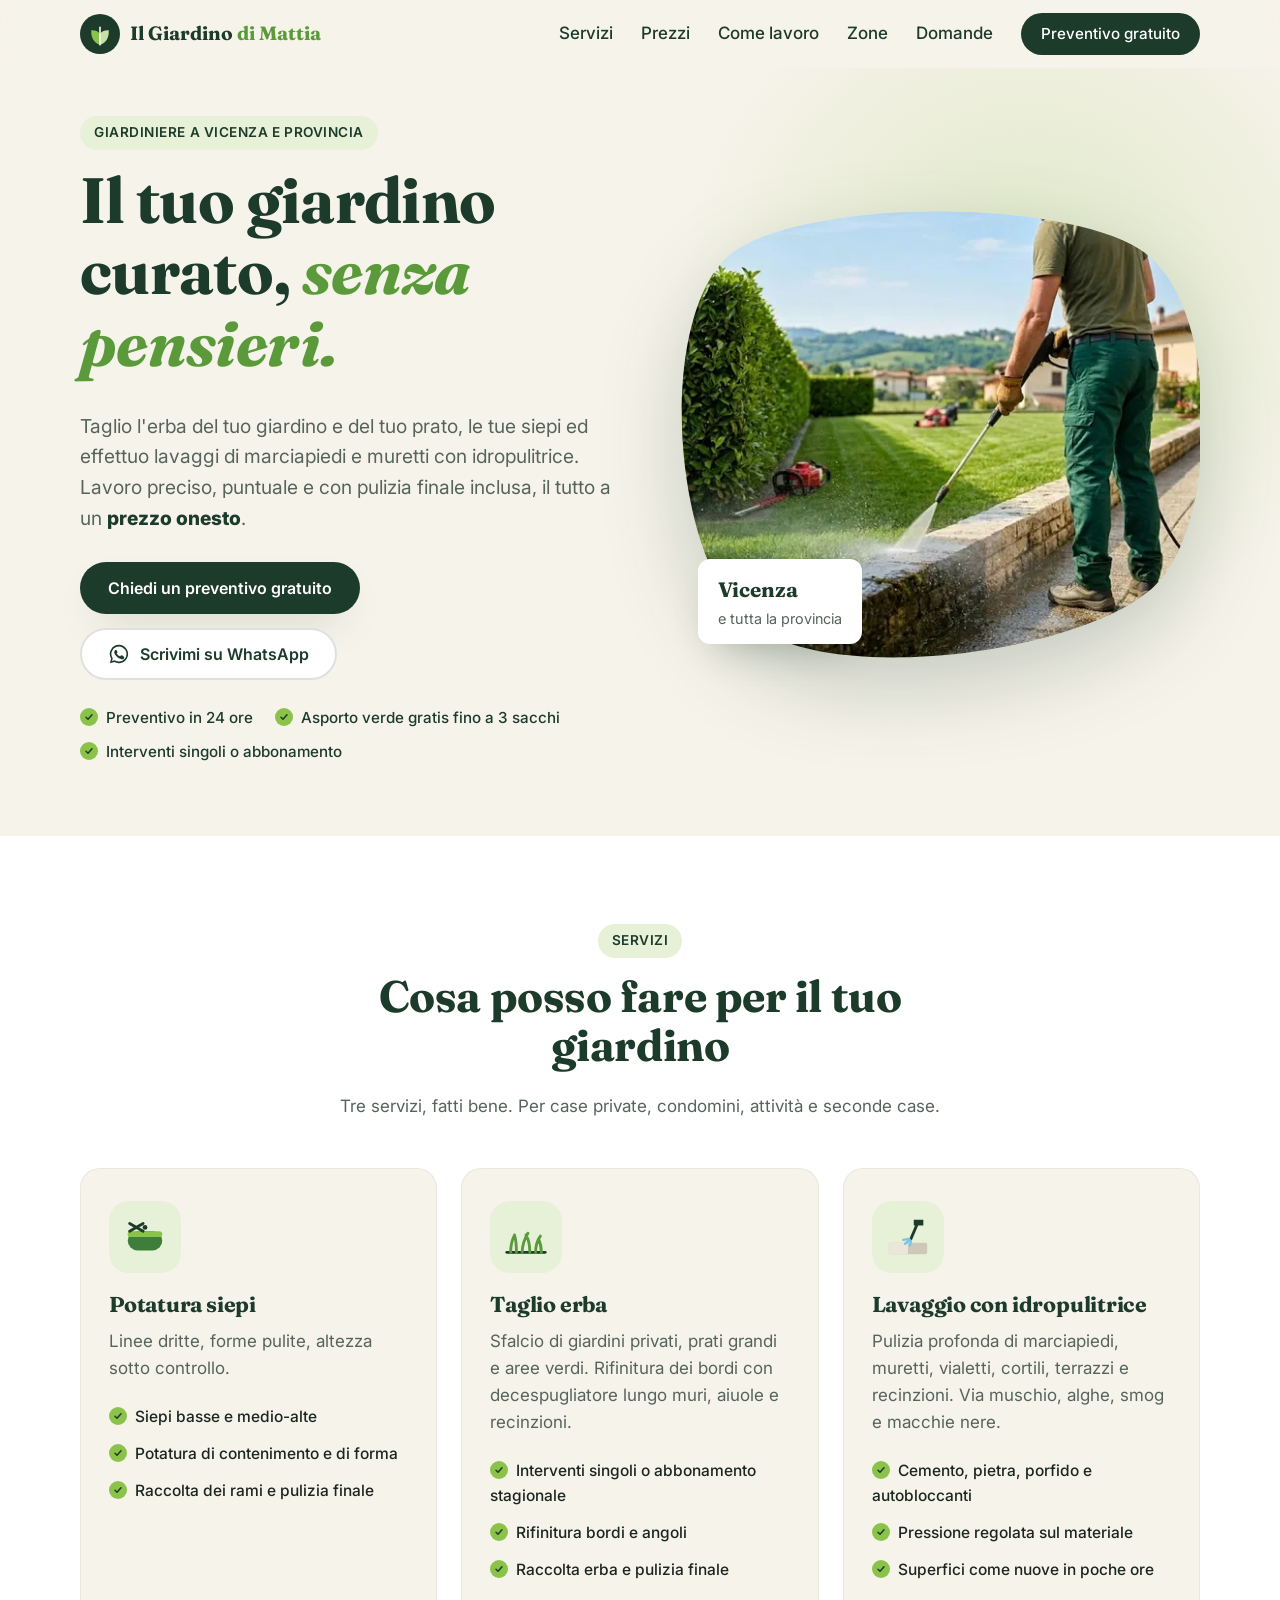
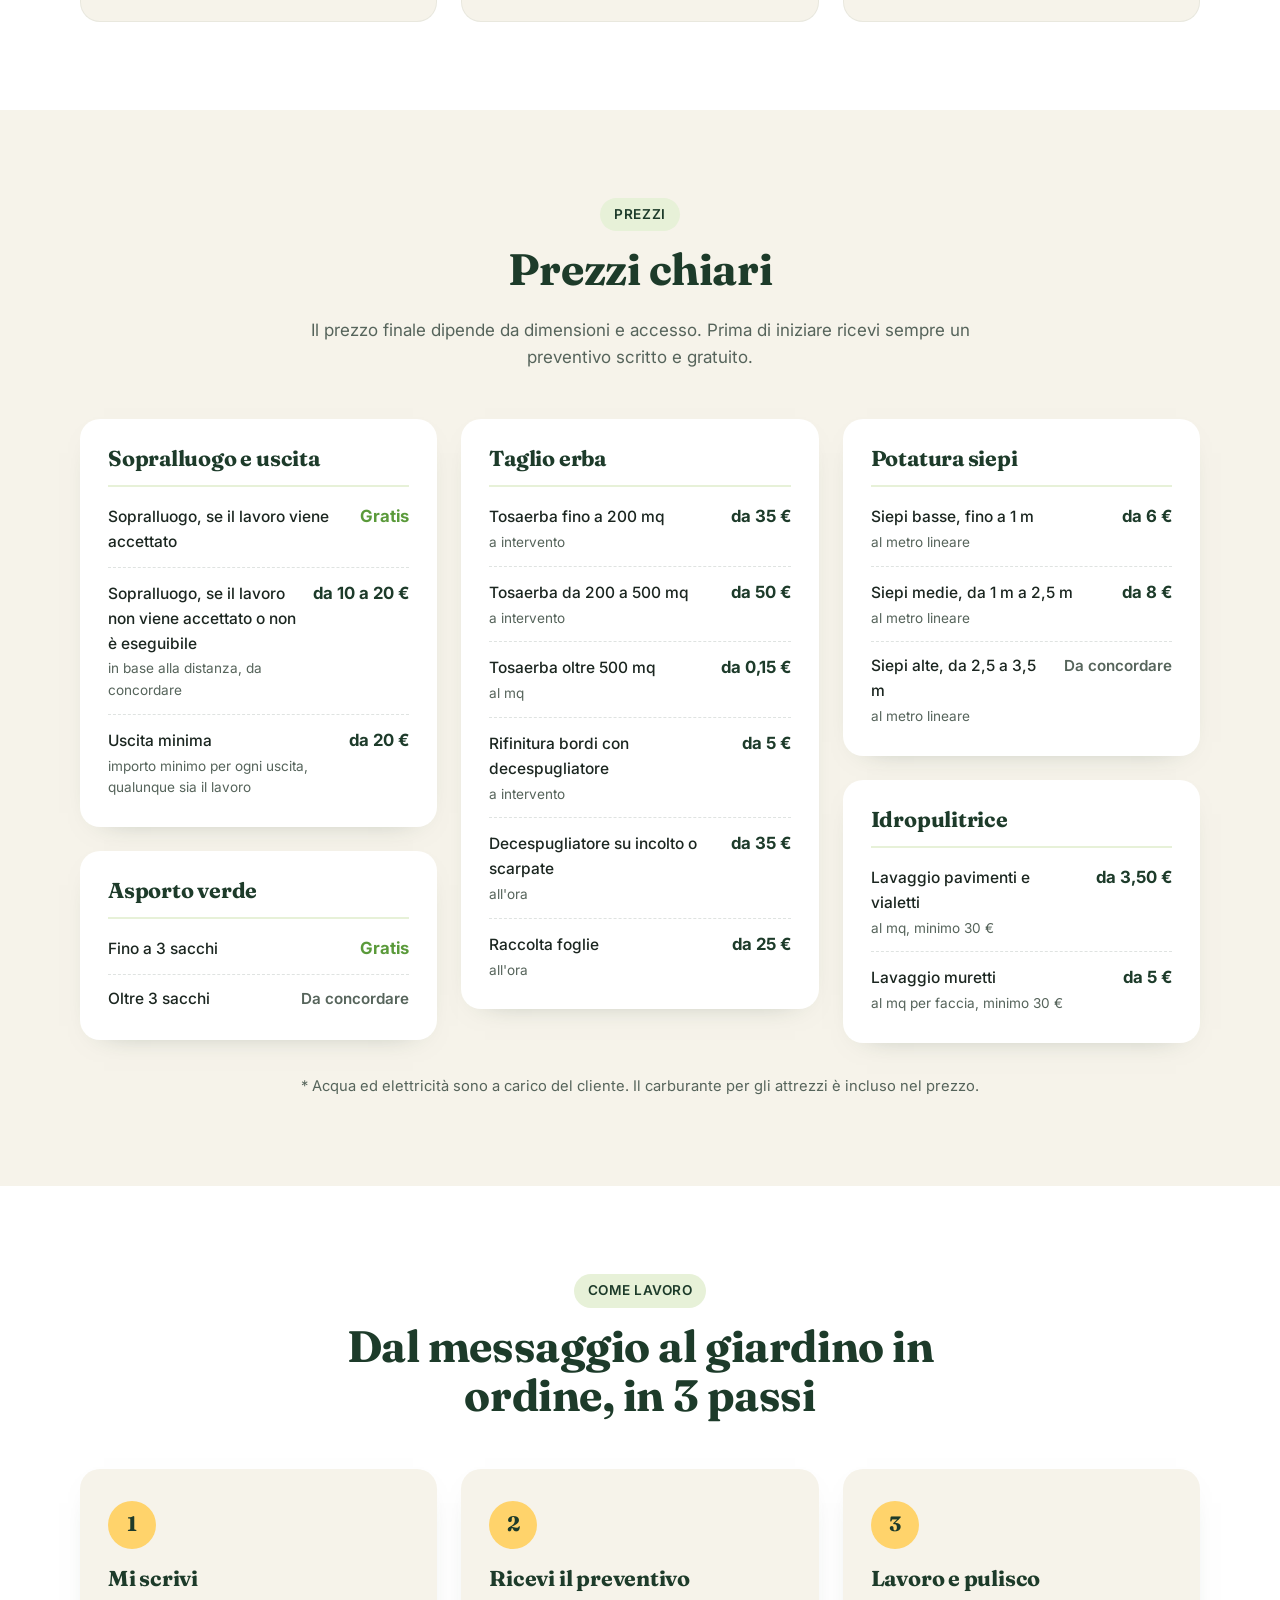
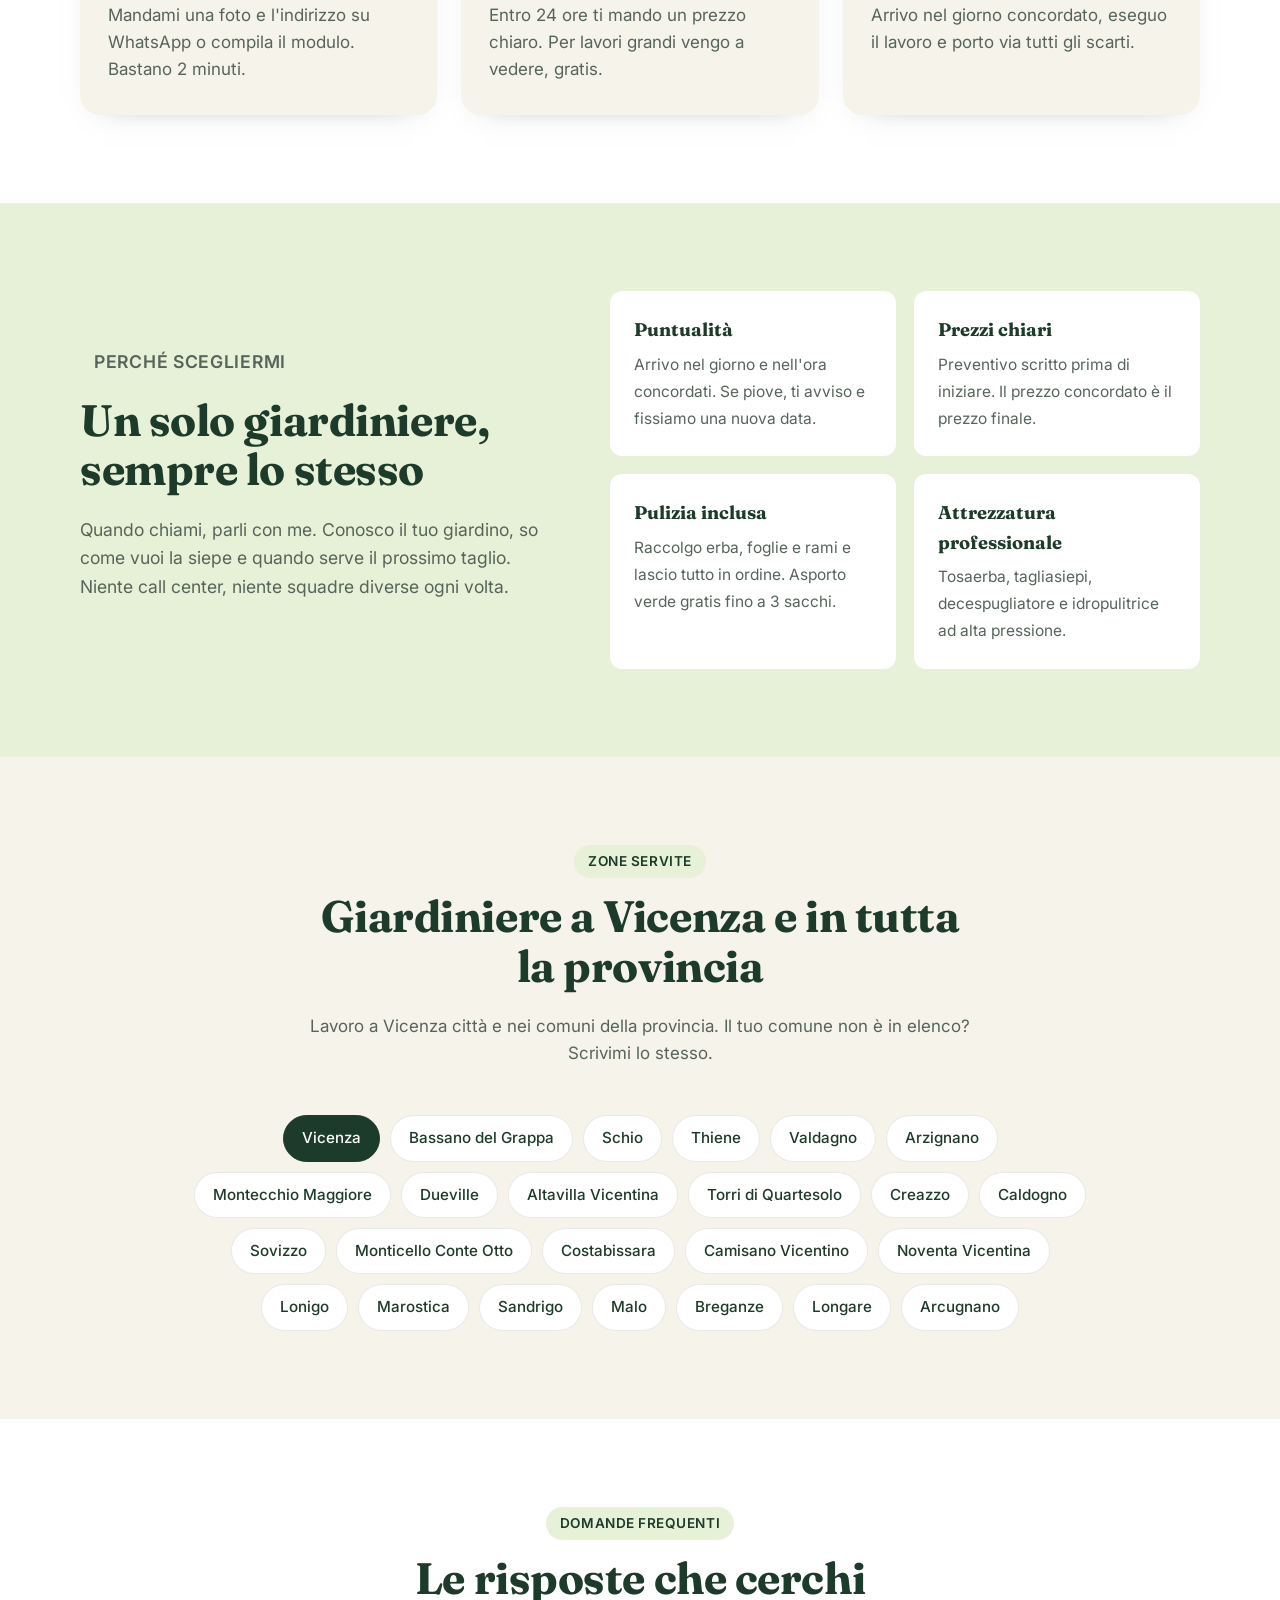
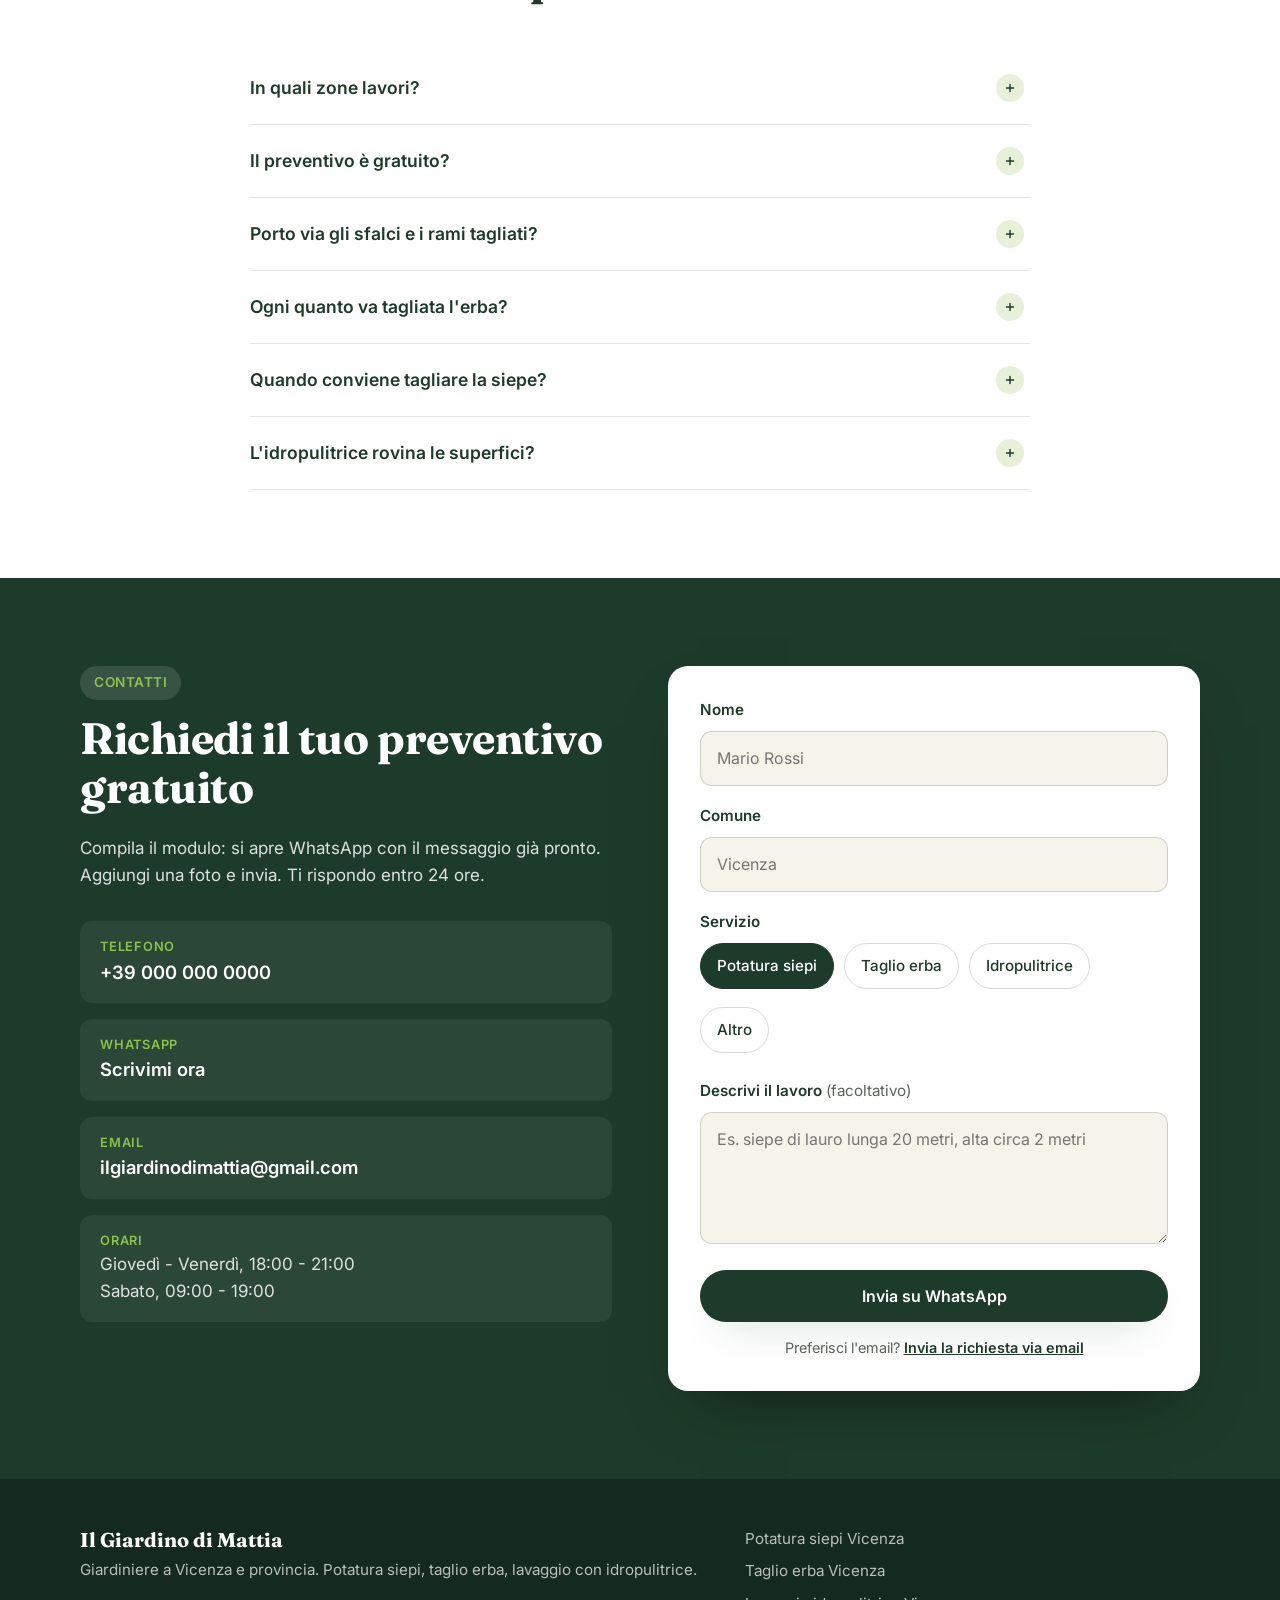
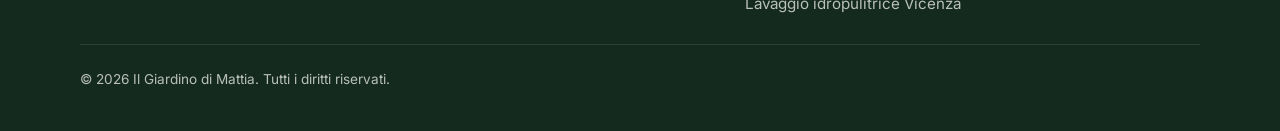
<file: index.html>
<!doctype html>
<html lang="it" class="no-js">
<head>
  <meta charset="utf-8">
  <meta name="viewport" content="width=device-width, initial-scale=1, viewport-fit=cover">
  <title>Giardiniere a Vicenza e provincia | Potatura siepi, taglio erba e idropulitrice - Il Giardino di Mattia</title>
  <meta name="description" content="Giardiniere a Vicenza e provincia: potatura e taglio siepi, taglio erba di giardini e prati, lavaggio con idropulitrice di marciapiedi, muretti e vialetti. Preventivo gratuito in 24 ore.">
  <link rel="canonical" href="https://mattiabaldinazzo.github.io/ilgiardinodimattia/">
  <meta name="robots" content="index, follow, max-image-preview:large">
  <meta name="theme-color" content="#1d3b2a">
  <meta name="geo.region" content="IT-VI">
  <meta name="geo.placename" content="Vicenza">

  <meta property="og:type" content="website">
  <meta property="og:locale" content="it_IT">
  <meta property="og:site_name" content="Il Giardino di Mattia">
  <meta property="og:title" content="Il Giardino di Mattia | Giardiniere a Vicenza e provincia">
  <meta property="og:description" content="Potatura siepi, taglio erba e lavaggio con idropulitrice a Vicenza e provincia. Preventivo gratuito.">
  <meta property="og:url" content="https://mattiabaldinazzo.github.io/ilgiardinodimattia/">
  <meta property="og:image" content="https://mattiabaldinazzo.github.io/ilgiardinodimattia/assets/og-image.jpg?v=5">
  <meta property="og:image:width" content="1200">
  <meta property="og:image:height" content="630">
  <meta name="twitter:card" content="summary_large_image">

  <link rel="icon" href="assets/favicon.svg" type="image/svg+xml">
  <link rel="apple-touch-icon" href="assets/apple-touch-icon.png">
  <link rel="manifest" href="site.webmanifest">

  <link rel="preconnect" href="https://fonts.googleapis.com">
  <link rel="preconnect" href="https://fonts.gstatic.com" crossorigin>
  <link rel="stylesheet" href="https://fonts.googleapis.com/css2?family=Fraunces:opsz,wght@9..144,600;9..144,700&family=Inter:wght@400;500;600;700;800&display=swap">
  <link rel="preload" as="image" type="image/webp" imagesrcset="assets/hero-640.webp?v=5 640w, assets/hero-1024.webp?v=5 1024w" imagesizes="(max-width: 960px) 100vw, 560px">
  <link rel="stylesheet" href="styles.css?v=7">

  <script type="application/ld+json">
  {
    "@context": "https://schema.org",
    "@graph": [
      {
        "@type": ["LocalBusiness", "HomeAndConstructionBusiness"],
        "@id": "https://mattiabaldinazzo.github.io/ilgiardinodimattia/#business",
        "name": "Il Giardino di Mattia",
        "description": "Servizi di giardinaggio a Vicenza e provincia: potatura siepi, taglio erba di giardini e prati, lavaggio con idropulitrice di marciapiedi e muretti.",
        "url": "https://mattiabaldinazzo.github.io/ilgiardinodimattia/",
        "image": "https://mattiabaldinazzo.github.io/ilgiardinodimattia/assets/og-image.jpg?v=5",
        "logo": "https://mattiabaldinazzo.github.io/ilgiardinodimattia/assets/apple-touch-icon.png",
        "telephone": "+390000000000",
        "email": "ilgiardinodimattia@gmail.com",
        "priceRange": "EUR",
        "address": {
          "@type": "PostalAddress",
          "addressLocality": "Vicenza",
          "addressRegion": "VI",
          "addressCountry": "IT"
        },
        "geo": { "@type": "GeoCoordinates", "latitude": 45.5455, "longitude": 11.5354 },
        "areaServed": [
          { "@type": "AdministrativeArea", "name": "Provincia di Vicenza" },
          { "@type": "City", "name": "Vicenza" },
          { "@type": "City", "name": "Bassano del Grappa" },
          { "@type": "City", "name": "Schio" },
          { "@type": "City", "name": "Valdagno" },
          { "@type": "City", "name": "Arzignano" },
          { "@type": "City", "name": "Thiene" },
          { "@type": "City", "name": "Montecchio Maggiore" },
          { "@type": "City", "name": "Dueville" },
          { "@type": "City", "name": "Altavilla Vicentina" },
          { "@type": "City", "name": "Torri di Quartesolo" },
          { "@type": "City", "name": "Creazzo" },
          { "@type": "City", "name": "Caldogno" }
        ],
        "openingHoursSpecification": [{
          "@type": "OpeningHoursSpecification",
          "dayOfWeek": ["Thursday", "Friday"],
          "opens": "18:00",
          "closes": "21:00"
        }, {
          "@type": "OpeningHoursSpecification",
          "dayOfWeek": "Saturday",
          "opens": "09:00",
          "closes": "19:00"
        }],
        "hasOfferCatalog": {
          "@type": "OfferCatalog",
          "name": "Servizi di giardinaggio",
          "itemListElement": [
            { "@type": "Offer", "itemOffered": { "@type": "Service", "name": "Potatura siepi", "serviceType": "Potatura e taglio siepi", "areaServed": "Provincia di Vicenza" } },
            { "@type": "Offer", "itemOffered": { "@type": "Service", "name": "Taglio erba", "serviceType": "Sfalcio e manutenzione prato", "areaServed": "Provincia di Vicenza" } },
            { "@type": "Offer", "itemOffered": { "@type": "Service", "name": "Lavaggio con idropulitrice", "serviceType": "Pulizia marciapiedi, muretti e vialetti", "areaServed": "Provincia di Vicenza" } }
          ]
        }
      },
      {
        "@type": "WebSite",
        "@id": "https://mattiabaldinazzo.github.io/ilgiardinodimattia/#website",
        "url": "https://mattiabaldinazzo.github.io/ilgiardinodimattia/",
        "name": "Il Giardino di Mattia",
        "inLanguage": "it-IT",
        "publisher": { "@id": "https://mattiabaldinazzo.github.io/ilgiardinodimattia/#business" }
      },
      {
        "@type": "FAQPage",
        "mainEntity": [
          {
            "@type": "Question",
            "name": "In quali zone lavori?",
            "acceptedAnswer": { "@type": "Answer", "text": "Lavoro in tutta la provincia di Vicenza." }
          },
          {
            "@type": "Question",
            "name": "Il preventivo è gratuito?",
            "acceptedAnswer": { "@type": "Answer", "text": "Sì. Mandami una foto del giardino, della siepe o della superficie da lavare e ti rispondo con un preventivo gratuito entro 24 ore. Per lavori più grandi faccio un sopralluogo senza costi." }
          },
          {
            "@type": "Question",
            "name": "Porto via gli sfalci e i rami tagliati?",
            "acceptedAnswer": { "@type": "Answer", "text": "Sì. Raccolgo erba, foglie e rami e lascio il giardino pulito e in ordine. L'asporto del verde è gratuito fino a 3 sacchi; oltre, il costo si concorda prima di iniziare." }
          },
          {
            "@type": "Question",
            "name": "Ogni quanto va tagliata l'erba?",
            "acceptedAnswer": { "@type": "Answer", "text": "Da aprile a giugno il prato cresce in fretta: un taglio ogni 7-10 giorni lo mantiene fitto e sano. In estate e in autunno basta un taglio ogni 2-3 settimane. Puoi scegliere un abbonamento stagionale." }
          },
          {
            "@type": "Question",
            "name": "Quando conviene tagliare la siepe?",
            "acceptedAnswer": { "@type": "Answer", "text": "Il periodo migliore è fine primavera e fine estate. Per lauro, photinia e ligustro consiglio due tagli all'anno, così la siepe resta compatta e non si svuota alla base." }
          },
          {
            "@type": "Question",
            "name": "L'idropulitrice rovina le superfici?",
            "acceptedAnswer": { "@type": "Answer", "text": "No, se usata bene. Regolo pressione e ugello in base al materiale: cemento, pietra, porfido, autobloccanti o intonaco. Rimuovo muschio, alghe e sporco senza danneggiare la superficie." }
          }
        ]
      }
    ]
  }
  </script>
</head>
<body id="top">
  <a class="skip-link" href="#main">Vai al contenuto</a>

  <header class="site-header">
    <div class="container header-inner">
      <a class="brand" href="#top" aria-label="Il Giardino di Mattia, torna all'inizio">
        <svg class="brand-mark" viewBox="0 0 48 48" aria-hidden="true"><circle cx="24" cy="24" r="24" fill="#1d3b2a"/><path d="M24 37c-7.5-2.8-11-8.7-10.5-17.6C22 19 27.6 23.4 24 37Z" fill="#8bc34a"/><path d="M24 37c7.5-2.8 11-8.7 10.5-17.6C26 19 20.4 23.4 24 37Z" fill="#c5e1a5"/><path d="M24 37V16" stroke="#f6f3ea" stroke-width="2" stroke-linecap="round"/></svg>
        <span class="brand-text">Il Giardino <em>di Mattia</em></span>
      </a>
      <nav class="nav" aria-label="Menu principale">
        <button class="nav-toggle" aria-expanded="false" aria-controls="nav-menu">
          <span class="sr-only">Apri il menu</span>
          <span class="nav-toggle-bar"></span>
        </button>
        <ul class="nav-menu" id="nav-menu">
          <li><a href="#servizi">Servizi</a></li>
          <li><a href="#prezzi">Prezzi</a></li>
          <li><a href="#come-lavoro">Come lavoro</a></li>
          <li><a href="#zone">Zone</a></li>
          <li><a href="#faq">Domande</a></li>
          <li><a class="btn btn-small" href="#contatti">Preventivo gratuito</a></li>
        </ul>
      </nav>
    </div>
  </header>

  <main id="main">
    <section class="hero" aria-labelledby="hero-title">
      <div class="container hero-inner">
        <div class="hero-copy">
          <p class="eyebrow">Giardiniere a Vicenza e provincia</p>
          <h1 id="hero-title">Il tuo giardino curato, <span class="accent">senza pensieri.</span></h1>
          <p class="lead">Taglio l'erba del tuo giardino e del tuo prato, le tue siepi ed effettuo lavaggi di marciapiedi e muretti con idropulitrice. Lavoro preciso, puntuale e con pulizia finale inclusa, il tutto a un <strong class="lead-strong">prezzo onesto</strong>.</p>
          <div class="hero-actions">
            <a class="btn btn-primary" href="#contatti">Chiedi un preventivo gratuito</a>
            <a class="btn btn-ghost js-whatsapp" href="https://wa.me/390000000000" target="_blank" rel="noopener">
              <svg viewBox="0 0 24 24" aria-hidden="true"><path fill="currentColor" d="M12 2a10 10 0 0 0-8.6 15.1L2 22l5-1.3A10 10 0 1 0 12 2Zm0 18.2c-1.5 0-3-.4-4.3-1.2l-.3-.2-3 .8.8-2.9-.2-.3A8.2 8.2 0 1 1 12 20.2Zm4.5-6.1c-.2-.1-1.5-.7-1.7-.8-.2-.1-.4-.1-.6.1l-.8 1c-.1.2-.3.2-.5.1a6.7 6.7 0 0 1-3.3-2.9c-.3-.4.2-.4.7-1.3.1-.2 0-.3 0-.4l-.8-1.8c-.2-.5-.4-.4-.6-.4h-.5c-.2 0-.5.1-.7.3-.2.3-.9.9-.9 2.2s1 2.6 1.1 2.7c.1.2 1.9 2.9 4.6 4.1 1.7.7 2.4.8 3.2.7.5-.1 1.5-.6 1.8-1.2.2-.6.2-1.1.1-1.2l-.4-.2Z"/></svg>
              Scrivimi su WhatsApp
            </a>
          </div>
          <ul class="hero-points" aria-label="Punti di forza">
            <li>Preventivo in 24 ore</li>
            <li>Asporto verde gratis fino a 3 sacchi</li>
            <li>Interventi singoli o abbonamento</li>
          </ul>
        </div>
        <div class="hero-art">
          <picture>
            <source type="image/webp" srcset="assets/hero-640.webp?v=5 640w, assets/hero-1024.webp?v=5 1024w" sizes="(max-width: 960px) 100vw, 560px">
            <img class="hero-img" src="assets/hero-1024.jpg?v=5" width="1024" height="765" fetchpriority="high" decoding="async" alt="Giardiniere al lavoro a Vicenza: lavaggio con idropulitrice di un muretto in pietra accanto a un prato appena tagliato e a una siepe potata">
          </picture>
          <div class="hero-badge">
            <strong>Vicenza</strong>
            <span>e tutta la provincia</span>
          </div>
        </div>
      </div>
    </section>

    <section class="section services" id="servizi" aria-labelledby="servizi-title">
      <div class="container">
        <header class="section-head">
          <p class="eyebrow">Servizi</p>
          <h2 id="servizi-title">Cosa posso fare per il tuo giardino</h2>
          <p>Tre servizi, fatti bene. Per case private, condomini, attività e seconde case.</p>
        </header>

        <div class="cards">
          <article class="card reveal" id="potatura-siepi">
            <div class="card-icon" aria-hidden="true">
              <svg viewBox="0 0 48 48"><rect x="6" y="18" width="36" height="20" rx="10" fill="#3f7d3a"/><rect x="6" y="18" width="36" height="6" rx="3" fill="#8bc34a"/><path d="M8 10l14 8M8 18l14-8" stroke="#1d3b2a" stroke-width="3" stroke-linecap="round"/><circle cx="24" cy="14" r="2.5" fill="#1d3b2a"/></svg>
            </div>
            <h3>Potatura siepi</h3>
            <p>Linee dritte, forme pulite, altezza sotto controllo.</p>
            <ul class="checks">
              <li>Siepi basse e medio-alte</li>
              <li>Potatura di contenimento e di forma</li>
              <li>Raccolta dei rami e pulizia finale</li>
            </ul>
          </article>

          <article class="card reveal" id="taglio-erba">
            <div class="card-icon" aria-hidden="true">
              <svg viewBox="0 0 48 48"><path d="M4 40h40" stroke="#1d3b2a" stroke-width="3" stroke-linecap="round"/><path d="M8 40c0-8 2-14 4-18M14 40c0-6 0-12-2-18M20 40c0-9 3-15 6-20M28 40c0-7-1-13-4-18M34 40c0-8 2-13 5-17M40 40c0-6-1-10-3-14" stroke="#5a9a3a" stroke-width="3" stroke-linecap="round" fill="none"/></svg>
            </div>
            <h3>Taglio erba</h3>
            <p>Sfalcio di giardini privati, prati grandi e aree verdi. Rifinitura dei bordi con decespugliatore lungo muri, aiuole e recinzioni.</p>
            <ul class="checks">
              <li>Interventi singoli o abbonamento stagionale</li>
              <li>Rifinitura bordi e angoli</li>
              <li>Raccolta erba e pulizia finale</li>
            </ul>
          </article>

          <article class="card reveal" id="idropulitrice">
            <div class="card-icon" aria-hidden="true">
              <svg viewBox="0 0 48 48"><rect x="4" y="30" width="40" height="12" rx="2" fill="#cfc8b8"/><rect x="4" y="30" width="20" height="12" rx="2" fill="#ebe6da"/><path d="M30 6h10v6H30z" fill="#1d3b2a"/><path d="M33 12l-6 14" stroke="#1d3b2a" stroke-width="3" stroke-linecap="round"/><path d="M26 27l-5 4M27 28l-1 5M25 26l-6 1" stroke="#7cc3e8" stroke-width="2.5" stroke-linecap="round"/></svg>
            </div>
            <h3>Lavaggio con idropulitrice</h3>
            <p>Pulizia profonda di marciapiedi, muretti, vialetti, cortili, terrazzi e recinzioni. Via muschio, alghe, smog e macchie nere.</p>
            <ul class="checks">
              <li>Cemento, pietra, porfido e autobloccanti</li>
              <li>Pressione regolata sul materiale</li>
              <li>Superfici come nuove in poche ore</li>
            </ul>
          </article>
        </div>
      </div>
    </section>

    <section class="section prices" id="prezzi" aria-labelledby="prezzi-title">
      <div class="container">
        <header class="section-head">
          <p class="eyebrow">Prezzi</p>
          <h2 id="prezzi-title">Prezzi chiari</h2>
          <p>Il prezzo finale dipende da dimensioni e accesso. Prima di iniziare ricevi sempre un preventivo scritto e gratuito.</p>
        </header>

        <div class="price-grid">
          <div class="price-col">
            <article class="price-card price-uscita reveal">
              <h3>Sopralluogo e uscita</h3>
              <dl class="price-list">
                <div><dt>Sopralluogo, se il lavoro viene accettato</dt><dd class="price-free">Gratis</dd></div>
                <div><dt>Sopralluogo, se il lavoro non viene accettato o non è eseguibile <small>in base alla distanza, da concordare</small></dt><dd>da 10 a 20 &euro;</dd></div>
                <div><dt>Uscita minima <small>importo minimo per ogni uscita, qualunque sia il lavoro</small></dt><dd>da 20 &euro;</dd></div>
              </dl>
            </article>
            <article class="price-card price-asporto reveal">
              <h3>Asporto verde</h3>
              <dl class="price-list">
                <div><dt>Fino a 3 sacchi</dt><dd class="price-free">Gratis</dd></div>
                <div><dt>Oltre 3 sacchi</dt><dd class="price-note">Da concordare</dd></div>
              </dl>
            </article>
          </div>
          <div class="price-col">
            <article class="price-card price-erba reveal">
              <h3>Taglio erba</h3>
              <dl class="price-list">
                <div><dt>Tosaerba fino a 200 mq <small>a intervento</small></dt><dd>da 35 &euro;</dd></div>
                <div><dt>Tosaerba da 200 a 500 mq <small>a intervento</small></dt><dd>da 50 &euro;</dd></div>
                <div><dt>Tosaerba oltre 500 mq <small>al mq</small></dt><dd>da 0,15 &euro;</dd></div>
                <div><dt>Rifinitura bordi con decespugliatore <small>a intervento</small></dt><dd>da 5 &euro;</dd></div>
                <div><dt>Decespugliatore su incolto o scarpate <small>all'ora</small></dt><dd>da 35 &euro;</dd></div>
                <div><dt>Raccolta foglie <small>all'ora</small></dt><dd>da 25 &euro;</dd></div>
              </dl>
            </article>
          </div>
          <div class="price-col">
            <article class="price-card price-siepi reveal">
              <h3>Potatura siepi</h3>
              <dl class="price-list">
                <div><dt>Siepi basse, fino a 1 m <small>al metro lineare</small></dt><dd>da 6 &euro;</dd></div>
                <div><dt>Siepi medie, da 1 m a 2,5 m <small>al metro lineare</small></dt><dd>da 8 &euro;</dd></div>
                <div><dt>Siepi alte, da 2,5 a 3,5 m <small>al metro lineare</small></dt><dd class="price-note">Da concordare</dd></div>
              </dl>
            </article>
            <article class="price-card price-idro reveal">
              <h3>Idropulitrice</h3>
              <dl class="price-list">
                <div><dt>Lavaggio pavimenti e vialetti <small>al mq, minimo 30 &euro;</small></dt><dd>da 3,50 &euro;</dd></div>
                <div><dt>Lavaggio muretti <small>al mq per faccia, minimo 30 &euro;</small></dt><dd>da 5 &euro;</dd></div>
              </dl>
            </article>
          </div>
        </div>

        <p class="price-footnote">* Acqua ed elettricità sono a carico del cliente. Il carburante per gli attrezzi è incluso nel prezzo.</p>
      </div>
    </section>

    <section class="section steps-section" id="come-lavoro" aria-labelledby="steps-title">
      <div class="container">
        <header class="section-head">
          <p class="eyebrow">Come lavoro</p>
          <h2 id="steps-title">Dal messaggio al giardino in ordine, in 3 passi</h2>
        </header>
        <ol class="steps">
          <li class="step reveal">
            <span class="step-num">1</span>
            <h3>Mi scrivi</h3>
            <p>Mandami una foto e l'indirizzo su WhatsApp o compila il modulo. Bastano 2 minuti.</p>
          </li>
          <li class="step reveal">
            <span class="step-num">2</span>
            <h3>Ricevi il preventivo</h3>
            <p>Entro 24 ore ti mando un prezzo chiaro. Per lavori grandi vengo a vedere, gratis.</p>
          </li>
          <li class="step reveal">
            <span class="step-num">3</span>
            <h3>Lavoro e pulisco</h3>
            <p>Arrivo nel giorno concordato, eseguo il lavoro e porto via tutti gli scarti.</p>
          </li>
        </ol>
      </div>
    </section>

    <section class="section why" aria-labelledby="why-title">
      <div class="container why-inner">
        <div class="why-copy">
          <p class="eyebrow">Perché scegliermi</p>
          <h2 id="why-title">Un solo giardiniere, sempre lo stesso</h2>
          <p>Quando chiami, parli con me. Conosco il tuo giardino, so come vuoi la siepe e quando serve il prossimo taglio. Niente call center, niente squadre diverse ogni volta.</p>
        </div>
        <ul class="why-grid">
          <li class="why-item reveal"><strong>Puntualità</strong><span>Arrivo nel giorno e nell'ora concordati. Se piove, ti avviso e fissiamo una nuova data.</span></li>
          <li class="why-item reveal"><strong>Prezzi chiari</strong><span>Preventivo scritto prima di iniziare. Il prezzo concordato è il prezzo finale.</span></li>
          <li class="why-item reveal"><strong>Pulizia inclusa</strong><span>Raccolgo erba, foglie e rami e lascio tutto in ordine. Asporto verde gratis fino a 3 sacchi.</span></li>
          <li class="why-item reveal"><strong>Attrezzatura professionale</strong><span>Tosaerba, tagliasiepi, decespugliatore e idropulitrice ad alta pressione.</span></li>
        </ul>
      </div>
    </section>

    <section class="section zones" id="zone" aria-labelledby="zone-title">
      <div class="container">
        <header class="section-head">
          <p class="eyebrow">Zone servite</p>
          <h2 id="zone-title">Giardiniere a Vicenza e in tutta la provincia</h2>
          <p>Lavoro a Vicenza città e nei comuni della provincia. Il tuo comune non è in elenco? Scrivimi lo stesso.</p>
        </header>
        <ul class="zone-list">
          <li>Vicenza</li>
          <li>Bassano del Grappa</li>
          <li>Schio</li>
          <li>Thiene</li>
          <li>Valdagno</li>
          <li>Arzignano</li>
          <li>Montecchio Maggiore</li>
          <li>Dueville</li>
          <li>Altavilla Vicentina</li>
          <li>Torri di Quartesolo</li>
          <li>Creazzo</li>
          <li>Caldogno</li>
          <li>Sovizzo</li>
          <li>Monticello Conte Otto</li>
          <li>Costabissara</li>
          <li>Camisano Vicentino</li>
          <li>Noventa Vicentina</li>
          <li>Lonigo</li>
          <li>Marostica</li>
          <li>Sandrigo</li>
          <li>Malo</li>
          <li>Breganze</li>
          <li>Longare</li>
          <li>Arcugnano</li>
        </ul>
      </div>
    </section>

    <section class="section faq" id="faq" aria-labelledby="faq-title">
      <div class="container faq-inner">
        <header class="section-head">
          <p class="eyebrow">Domande frequenti</p>
          <h2 id="faq-title">Le risposte che cerchi</h2>
        </header>
        <div class="faq-list">
          <details>
            <summary>In quali zone lavori?</summary>
            <p>Lavoro in tutta la provincia di Vicenza.</p>
          </details>
          <details>
            <summary>Il preventivo è gratuito?</summary>
            <p>Sì. Mandami una foto del giardino, della siepe o della superficie da lavare e ti rispondo con un preventivo gratuito entro 24 ore. Per lavori più grandi faccio un sopralluogo senza costi.</p>
          </details>
          <details>
            <summary>Porto via gli sfalci e i rami tagliati?</summary>
            <p>Sì. Raccolgo erba, foglie e rami e lascio il giardino pulito e in ordine. L'asporto del verde è gratuito fino a 3 sacchi; oltre, il costo si concorda prima di iniziare.</p>
          </details>
          <details>
            <summary>Ogni quanto va tagliata l'erba?</summary>
            <p>Da aprile a giugno il prato cresce in fretta: un taglio ogni 7-10 giorni lo mantiene fitto e sano. In estate e in autunno basta un taglio ogni 2-3 settimane. Puoi scegliere un abbonamento stagionale.</p>
          </details>
          <details>
            <summary>Quando conviene tagliare la siepe?</summary>
            <p>Il periodo migliore è fine primavera e fine estate. Per lauro, photinia e ligustro consiglio due tagli all'anno, così la siepe resta compatta e non si svuota alla base.</p>
          </details>
          <details>
            <summary>L'idropulitrice rovina le superfici?</summary>
            <p>No, se usata bene. Regolo pressione e ugello in base al materiale: cemento, pietra, porfido, autobloccanti o intonaco. Rimuovo muschio, alghe e sporco senza danneggiare la superficie.</p>
          </details>
        </div>
      </div>
    </section>

    <section class="section contact" id="contatti" aria-labelledby="contatti-title">
      <div class="container contact-inner">
        <div class="contact-copy">
          <p class="eyebrow eyebrow-light">Contatti</p>
          <h2 id="contatti-title">Richiedi il tuo preventivo gratuito</h2>
          <p>Compila il modulo: si apre WhatsApp con il messaggio già pronto. Aggiungi una foto e invia. Ti rispondo entro 24 ore.</p>
          <ul class="contact-list">
            <li>
              <span class="contact-label">Telefono</span>
              <a class="js-phone" href="tel:+390000000000">+39 000 000 0000</a>
            </li>
            <li>
              <span class="contact-label">WhatsApp</span>
              <a class="js-whatsapp" href="https://wa.me/390000000000" target="_blank" rel="noopener">Scrivimi ora</a>
            </li>
            <li>
              <span class="contact-label">Email</span>
              <a href="mailto:ilgiardinodimattia@gmail.com">ilgiardinodimattia@gmail.com</a>
            </li>
            <li>
              <span class="contact-label">Orari</span>
              <span>Giovedì - Venerdì, 18:00 - 21:00</span>
              <span>Sabato, 09:00 - 19:00</span>
            </li>
          </ul>
        </div>

        <form class="contact-form" id="quote-form" novalidate>
          <div class="field">
            <label for="f-name">Nome</label>
            <input id="f-name" name="nome" type="text" autocomplete="name" required placeholder="Mario Rossi">
          </div>
          <div class="field">
            <label for="f-town">Comune</label>
            <input id="f-town" name="comune" type="text" autocomplete="address-level2" required placeholder="Vicenza">
          </div>
          <fieldset class="field">
            <legend>Servizio</legend>
            <div class="chips">
              <label class="chip"><input type="checkbox" name="servizio" value="Potatura siepi" checked><span>Potatura siepi</span></label>
              <label class="chip"><input type="checkbox" name="servizio" value="Taglio erba"><span>Taglio erba</span></label>
              <label class="chip"><input type="checkbox" name="servizio" value="Idropulitrice"><span>Idropulitrice</span></label>
              <label class="chip"><input type="checkbox" name="servizio" value="Altro"><span>Altro</span></label>
            </div>
          </fieldset>
          <div class="field">
            <label for="f-msg">Descrivi il lavoro <span class="optional">(facoltativo)</span></label>
            <textarea id="f-msg" name="messaggio" rows="4" placeholder="Es. siepe di lauro lunga 20 metri, alta circa 2 metri"></textarea>
          </div>
          <p class="form-error" id="form-error" role="alert" hidden>Inserisci nome e comune per continuare.</p>
          <button class="btn btn-primary btn-block" type="submit">Invia su WhatsApp</button>
          <p class="form-note">Preferisci l'email? <a id="mail-fallback" href="mailto:ilgiardinodimattia@gmail.com">Invia la richiesta via email</a></p>
        </form>
      </div>
    </section>
  </main>

  <footer class="site-footer">
    <div class="container footer-inner">
      <div>
        <p class="footer-brand">Il Giardino di Mattia</p>
        <p>Giardiniere a Vicenza e provincia. Potatura siepi, taglio erba, lavaggio con idropulitrice.</p>
      </div>
      <nav aria-label="Servizi">
        <ul class="footer-links">
          <li><a href="#potatura-siepi">Potatura siepi Vicenza</a></li>
          <li><a href="#taglio-erba">Taglio erba Vicenza</a></li>
          <li><a href="#idropulitrice">Lavaggio idropulitrice Vicenza</a></li>
        </ul>
      </nav>
      <p class="footer-copy">&copy; <span id="year">2026</span> Il Giardino di Mattia. Tutti i diritti riservati.</p>
    </div>
  </footer>

  <div class="mobile-bar" aria-label="Contatto rapido">
    <a class="mobile-bar-btn js-phone" href="tel:+390000000000">
      <svg viewBox="0 0 24 24" aria-hidden="true"><path fill="currentColor" d="M6.6 10.8a15.1 15.1 0 0 0 6.6 6.6l2.2-2.2c.3-.3.7-.4 1-.2 1.1.4 2.3.6 3.6.6.6 0 1 .4 1 1V20c0 .6-.4 1-1 1A17 17 0 0 1 3 4c0-.6.4-1 1-1h3.5c.6 0 1 .4 1 1 0 1.3.2 2.5.6 3.6.1.3 0 .7-.2 1l-2.3 2.2Z"/></svg>
      Chiama
    </a>
    <a class="mobile-bar-btn mobile-bar-wa js-whatsapp" href="https://wa.me/390000000000" target="_blank" rel="noopener">
      <svg viewBox="0 0 24 24" aria-hidden="true"><path fill="currentColor" d="M12 2a10 10 0 0 0-8.6 15.1L2 22l5-1.3A10 10 0 1 0 12 2Zm4.5 12.1c-.2-.1-1.5-.7-1.7-.8-.2-.1-.4-.1-.6.1l-.8 1c-.1.2-.3.2-.5.1a6.7 6.7 0 0 1-3.3-2.9c-.3-.4.2-.4.7-1.3.1-.2 0-.3 0-.4l-.8-1.8c-.2-.5-.4-.4-.6-.4h-.5c-.2 0-.5.1-.7.3-.2.3-.9.9-.9 2.2s1 2.6 1.1 2.7c.1.2 1.9 2.9 4.6 4.1 1.7.7 2.4.8 3.2.7.5-.1 1.5-.6 1.8-1.2.2-.6.2-1.1.1-1.2l-.4-.2Z"/></svg>
      WhatsApp
    </a>
  </div>

  <script src="script.js?v=4" defer></script>
</body>
</html>
</file>
<file: styles.css>
:root {
  --forest: #1d3b2a;
  --forest-2: #2a5238;
  --leaf: #5a9a3a;
  --lime: #8bc34a;
  --mint: #e7f1d8;
  --cream: #f6f3ea;
  --sand: #ebe6da;
  --sun: #ffd36b;
  --ink: #1b2620;
  --muted: #56645b;
  --white: #ffffff;
  --radius: 20px;
  --radius-sm: 12px;
  --shadow: 0 18px 40px -20px rgba(29, 59, 42, .35);
  --font-display: "Fraunces", Georgia, "Times New Roman", serif;
  --font-body: "Inter", system-ui, -apple-system, "Segoe UI", Roboto, sans-serif;
  --header-h: 68px;
}

*, *::before, *::after { box-sizing: border-box; }

html {
  scroll-behavior: smooth;
  scroll-padding-top: calc(var(--header-h) + 12px);
  -webkit-text-size-adjust: 100%;
}

body {
  margin: 0;
  font-family: var(--font-body);
  font-size: 1.0625rem;
  line-height: 1.6;
  color: var(--ink);
  background: var(--cream);
  -webkit-font-smoothing: antialiased;
}

img, svg { display: block; max-width: 100%; }

a { color: inherit; }

h1, h2, h3 {
  font-family: var(--font-display);
  line-height: 1.12;
  color: var(--forest);
  margin: 0 0 .5em;
  letter-spacing: -.01em;
}

h1 { font-size: clamp(2.3rem, 6vw, 4rem); }
h2 { font-size: clamp(1.8rem, 4vw, 2.75rem); }
h3 { font-size: 1.35rem; }

p { margin: 0 0 1em; }

.container {
  width: 100%;
  max-width: 1160px;
  margin: 0 auto;
  padding: 0 20px;
}

.sr-only {
  position: absolute;
  width: 1px; height: 1px;
  overflow: hidden;
  clip: rect(0 0 0 0);
  white-space: nowrap;
}

.skip-link {
  position: absolute;
  left: 12px; top: -60px;
  z-index: 100;
  padding: 10px 16px;
  background: var(--forest);
  color: var(--white);
  border-radius: 8px;
}
.skip-link:focus { top: 12px; }

:focus-visible {
  outline: 3px solid var(--sun);
  outline-offset: 3px;
}

/* Bottoni */
.btn {
  display: inline-flex;
  align-items: center;
  justify-content: center;
  gap: 10px;
  min-height: 52px;
  padding: 0 26px;
  border: 2px solid transparent;
  border-radius: 999px;
  font: 600 1rem/1 var(--font-body);
  text-decoration: none;
  cursor: pointer;
  transition: transform .2s ease, background-color .2s ease, box-shadow .2s ease, color .2s ease;
}
.btn svg { width: 22px; height: 22px; }
.btn:hover { transform: translateY(-2px); }
.btn:active { transform: translateY(0); }

.btn-primary {
  background: var(--forest);
  color: var(--white);
  box-shadow: var(--shadow);
}
.btn-primary:hover { background: var(--forest-2); }

.btn-ghost {
  background: var(--white);
  color: var(--forest);
  border-color: rgba(29, 59, 42, .15);
}
.btn-ghost:hover { border-color: var(--leaf); }

.btn-small {
  min-height: 42px;
  padding: 0 18px;
  font-size: .95rem;
  background: var(--forest);
  color: var(--white) !important;
}
.btn-small:hover { background: var(--forest-2); }

.btn-block { width: 100%; }

/* Header */
.site-header {
  position: sticky;
  top: 0;
  z-index: 50;
  height: var(--header-h);
  background: rgba(246, 243, 234, .85);
  -webkit-backdrop-filter: saturate(160%) blur(12px);
  backdrop-filter: saturate(160%) blur(12px);
  border-bottom: 1px solid transparent;
  transition: border-color .2s ease, box-shadow .2s ease;
}
.site-header.is-scrolled {
  border-color: rgba(29, 59, 42, .08);
  box-shadow: 0 6px 20px -16px rgba(29, 59, 42, .5);
}

.header-inner {
  display: flex;
  align-items: center;
  justify-content: space-between;
  height: 100%;
}

.brand {
  display: flex;
  align-items: center;
  gap: 10px;
  text-decoration: none;
}
.brand-mark { width: 40px; height: 40px; }
.brand-text {
  font-family: var(--font-display);
  font-weight: 700;
  font-size: 1.2rem;
  color: var(--forest);
}
.brand-text em { font-style: normal; color: var(--leaf); }

.nav-menu {
  display: flex;
  align-items: center;
  gap: 28px;
  margin: 0;
  padding: 0;
  list-style: none;
}
.nav-menu a {
  text-decoration: none;
  font-weight: 500;
  color: var(--forest);
}
.nav-menu a:not(.btn):hover { color: var(--leaf); }

.nav-toggle { display: none; }

/* Hero */
.hero {
  position: relative;
  overflow: hidden;
  padding: 48px 0 72px;
}
.hero::before {
  content: "";
  position: absolute;
  inset: -20% -10% auto auto;
  width: 60vw;
  height: 60vw;
  max-width: 760px;
  max-height: 760px;
  background: radial-gradient(circle, rgba(139, 195, 74, .22), transparent 65%);
  pointer-events: none;
}

.hero-inner {
  position: relative;
  display: grid;
  grid-template-columns: 1.05fr 1fr;
  align-items: center;
  gap: 48px;
}

.eyebrow {
  display: inline-block;
  margin-bottom: 14px;
  padding: 6px 14px;
  border-radius: 999px;
  background: var(--mint);
  color: var(--forest);
  font-size: .85rem;
  font-weight: 600;
  letter-spacing: .04em;
  text-transform: uppercase;
}
.eyebrow-light { background: rgba(255, 255, 255, .12); color: var(--lime); }

.lead-strong {
  font-weight: 800;
  color: var(--forest);
}

.accent {
  color: var(--leaf);
  font-style: italic;
}

.lead {
  font-size: 1.2rem;
  color: var(--muted);
  max-width: 34em;
}

.hero-actions {
  display: flex;
  flex-wrap: wrap;
  gap: 14px;
  margin: 28px 0 26px;
}

.hero-points {
  display: flex;
  flex-wrap: wrap;
  gap: 10px 22px;
  margin: 0;
  padding: 0;
  list-style: none;
  font-size: .95rem;
  font-weight: 500;
  color: var(--forest);
}
.hero-points li::before,
.checks li::before {
  content: "";
  display: inline-block;
  width: 18px;
  height: 18px;
  margin-right: 8px;
  vertical-align: -3px;
  border-radius: 50%;
  background: var(--lime) url("data:image/svg+xml,%3Csvg xmlns='http://www.w3.org/2000/svg' viewBox='0 0 24 24'%3E%3Cpath d='M6 12.5l4 4 8-9' fill='none' stroke='%231d3b2a' stroke-width='3' stroke-linecap='round' stroke-linejoin='round'/%3E%3C/svg%3E") center / 12px no-repeat;
}

.hero-art { position: relative; }
.hero-art picture {
  display: block;
  filter: drop-shadow(0 30px 40px rgba(29, 59, 42, .22));
}
.hero-img {
  width: 100%;
  height: auto;
  aspect-ratio: 520 / 460;
  object-fit: cover;
  object-position: 62% center;
  -webkit-mask: url("data:image/svg+xml,%3Csvg xmlns='http://www.w3.org/2000/svg' viewBox='0 0 520 460' preserveAspectRatio='none'%3E%3Cpath d='M60 40C140-10 380-10 460 40s80 260 20 330-330 110-410 40S-20 90 60 40Z'/%3E%3C/svg%3E") center / 100% 100% no-repeat;
  mask: url("data:image/svg+xml,%3Csvg xmlns='http://www.w3.org/2000/svg' viewBox='0 0 520 460' preserveAspectRatio='none'%3E%3Cpath d='M60 40C140-10 380-10 460 40s80 260 20 330-330 110-410 40S-20 90 60 40Z'/%3E%3C/svg%3E") center / 100% 100% no-repeat;
}

.hero-badge {
  position: absolute;
  left: 4%;
  bottom: 6%;
  display: flex;
  flex-direction: column;
  padding: 14px 20px;
  border-radius: var(--radius-sm);
  background: var(--white);
  box-shadow: var(--shadow);
}
.hero-badge strong {
  font-family: var(--font-display);
  font-size: 1.3rem;
  color: var(--forest);
}
.hero-badge span { font-size: .9rem; color: var(--muted); }

/* Sezioni */
.section { padding: 88px 0; }

.section-head {
  max-width: 680px;
  margin: 0 auto 48px;
  text-align: center;
}
.section-head p:last-child { color: var(--muted); }

/* Servizi */
.services { background: var(--white); }

.cards {
  display: grid;
  grid-template-columns: repeat(3, 1fr);
  gap: 24px;
}

.card {
  position: relative;
  padding: 32px 28px;
  border-radius: var(--radius);
  background: var(--cream);
  border: 1px solid rgba(29, 59, 42, .06);
  transition: transform .25s ease, box-shadow .25s ease;
}
.card:hover {
  transform: translateY(-6px);
  box-shadow: var(--shadow);
}
.card p { color: var(--muted); }

.card-icon {
  display: grid;
  place-items: center;
  width: 72px;
  height: 72px;
  margin-bottom: 20px;
  border-radius: 20px;
  background: var(--mint);
}
.card-icon svg { width: 46px; height: 46px; }

.checks {
  margin: 0;
  padding: 0;
  list-style: none;
}
.checks li {
  padding: 6px 0;
  font-size: .97rem;
  font-weight: 500;
}

/* Prezzi */
.prices { background: var(--cream); }

.price-grid {
  display: grid;
  gap: 24px;
  max-width: 640px;
  margin: 0 auto;
}
.price-col { display: contents; }
.price-uscita { order: 1; }
.price-erba { order: 2; }
.price-siepi { order: 3; }
.price-idro { order: 4; }
.price-asporto { order: 5; }

@media (min-width: 1100px) {
  .price-grid {
    grid-template-columns: repeat(3, 1fr);
    align-items: start;
    max-width: none;
  }
  .price-col {
    display: flex;
    flex-direction: column;
    gap: 24px;
  }
}

.price-card {
  padding: 28px;
  border-radius: var(--radius);
  background: var(--white);
  box-shadow: 0 10px 30px -24px rgba(29, 59, 42, .5);
}
.price-card h3 {
  padding-bottom: 14px;
  margin-bottom: 4px;
  border-bottom: 2px solid var(--mint);
}

.price-list { margin: 0; }
.price-list div {
  display: flex;
  align-items: baseline;
  justify-content: space-between;
  gap: 16px;
  padding: 12px 0;
  border-bottom: 1px dashed rgba(29, 59, 42, .14);
}
.price-list div:last-child { border-bottom: 0; padding-bottom: 0; }
.price-list dt {
  font-weight: 500;
  font-size: .97rem;
  color: var(--ink);
}
.price-list dt small {
  display: block;
  margin-top: 2px;
  font-size: .85rem;
  font-weight: 400;
  color: var(--muted);
}
.price-list dd {
  flex-shrink: 0;
  margin: 0;
  font-weight: 700;
  font-size: 1.05rem;
  color: var(--forest);
  white-space: nowrap;
}
.price-list .price-free { color: var(--leaf); }
.price-list .price-note { font-weight: 600; font-size: .95rem; color: var(--muted); }

.price-footnote {
  max-width: 680px;
  margin: 32px auto 0;
  font-size: .92rem;
  text-align: center;
  color: var(--muted);
}

/* Passi */
.steps {
  display: grid;
  grid-template-columns: repeat(3, 1fr);
  gap: 24px;
  margin: 0;
  padding: 0;
  list-style: none;
  counter-reset: step;
}
.steps-section { background: var(--white); }
.step {
  padding: 32px 28px;
  border-radius: var(--radius);
  background: var(--cream);
  box-shadow: 0 10px 30px -24px rgba(29, 59, 42, .5);
}
.step p { color: var(--muted); margin: 0; }
.step-num {
  display: grid;
  place-items: center;
  width: 48px;
  height: 48px;
  margin-bottom: 18px;
  border-radius: 50%;
  background: var(--sun);
  color: var(--forest);
  font: 700 1.3rem/1 var(--font-display);
}

/* Perche */
.why { background: var(--mint); }
.why-inner {
  display: grid;
  grid-template-columns: .9fr 1.1fr;
  gap: 48px;
  align-items: center;
}
.why-copy p { color: var(--muted); font-size: 1.1rem; }

.why-grid {
  display: grid;
  grid-template-columns: repeat(2, 1fr);
  gap: 18px;
  margin: 0;
  padding: 0;
  list-style: none;
}
.why-item {
  padding: 24px;
  border-radius: var(--radius-sm);
  background: var(--white);
}
.why-item strong {
  display: block;
  margin-bottom: 6px;
  font-family: var(--font-display);
  font-size: 1.15rem;
  color: var(--forest);
}
.why-item span { color: var(--muted); font-size: .97rem; }

/* Zone */
.zone-list {
  display: flex;
  flex-wrap: wrap;
  justify-content: center;
  gap: 10px;
  max-width: 900px;
  margin: 0 auto;
  padding: 0;
  list-style: none;
}
.zone-list li {
  padding: 10px 18px;
  border-radius: 999px;
  background: var(--white);
  border: 1px solid rgba(29, 59, 42, .1);
  font-weight: 500;
  font-size: .95rem;
  color: var(--forest);
}
.zone-list li:first-child {
  background: var(--forest);
  color: var(--white);
  border-color: var(--forest);
}

/* FAQ */
.faq { background: var(--white); }
.faq-list {
  max-width: 780px;
  margin: 0 auto;
}
.faq details {
  border-bottom: 1px solid rgba(29, 59, 42, .12);
}
.faq summary {
  position: relative;
  padding: 22px 48px 22px 0;
  font-weight: 600;
  font-size: 1.1rem;
  color: var(--forest);
  cursor: pointer;
  list-style: none;
}
.faq summary::-webkit-details-marker { display: none; }
.faq summary::after {
  content: "";
  position: absolute;
  right: 6px;
  top: 50%;
  width: 28px;
  height: 28px;
  margin-top: -14px;
  border-radius: 50%;
  background: var(--mint) url("data:image/svg+xml,%3Csvg xmlns='http://www.w3.org/2000/svg' viewBox='0 0 24 24'%3E%3Cpath d='M12 6v12M6 12h12' stroke='%231d3b2a' stroke-width='2.5' stroke-linecap='round'/%3E%3C/svg%3E") center / 14px no-repeat;
  transition: transform .25s ease;
}
.faq details[open] summary::after { transform: rotate(45deg); }
.faq details p {
  margin: 0;
  padding: 0 0 22px;
  color: var(--muted);
}

/* Contatti */
.contact {
  background: var(--forest);
  color: rgba(255, 255, 255, .85);
}
.contact h2 { color: var(--white); }

.contact-inner {
  display: grid;
  grid-template-columns: 1fr 1fr;
  gap: 56px;
  align-items: start;
}

.contact-list {
  display: grid;
  gap: 16px;
  margin: 32px 0 0;
  padding: 0;
  list-style: none;
}
.contact-list li {
  display: flex;
  flex-direction: column;
  padding: 16px 20px;
  border-radius: var(--radius-sm);
  background: rgba(255, 255, 255, .06);
}
.contact-label {
  font-size: .8rem;
  font-weight: 600;
  letter-spacing: .06em;
  text-transform: uppercase;
  color: var(--lime);
}
.contact-list a {
  font-size: 1.15rem;
  font-weight: 600;
  color: var(--white);
  text-decoration: none;
}
.contact-list a:hover { text-decoration: underline; }

.contact-form {
  padding: 32px;
  border-radius: var(--radius);
  background: var(--white);
  color: var(--ink);
  box-shadow: 0 30px 60px -30px rgba(0, 0, 0, .5);
}

.field {
  margin: 0 0 18px;
  padding: 0;
  border: 0;
}
.field label,
.field legend {
  display: block;
  margin-bottom: 8px;
  padding: 0;
  font-weight: 600;
  font-size: .95rem;
  color: var(--forest);
}
.optional { font-weight: 400; color: var(--muted); }

.field input[type="text"],
.field textarea {
  width: 100%;
  padding: 14px 16px;
  border: 1.5px solid rgba(29, 59, 42, .18);
  border-radius: var(--radius-sm);
  background: var(--cream);
  font: inherit;
  font-size: 1rem;
  color: var(--ink);
  transition: border-color .2s ease, background-color .2s ease;
}
.field input[type="text"]:focus,
.field textarea:focus {
  outline: none;
  border-color: var(--leaf);
  background: var(--white);
}
.field textarea { resize: vertical; min-height: 110px; }
.field .is-invalid { border-color: #c0392b; }

.chips {
  display: flex;
  flex-wrap: wrap;
  gap: 10px;
}
.chip { position: relative; cursor: pointer; }
.chip input {
  position: absolute;
  opacity: 0;
  width: 1px;
  height: 1px;
}
.chip span {
  display: inline-block;
  padding: 10px 16px;
  border-radius: 999px;
  border: 1.5px solid rgba(29, 59, 42, .18);
  font-weight: 500;
  font-size: .95rem;
  transition: background-color .2s ease, color .2s ease, border-color .2s ease;
}
.chip input:checked + span {
  background: var(--forest);
  border-color: var(--forest);
  color: var(--white);
}
.chip input:focus-visible + span {
  outline: 3px solid var(--sun);
  outline-offset: 2px;
}

.form-error {
  margin: 0 0 14px;
  color: #c0392b;
  font-weight: 500;
}
.form-note {
  margin: 14px 0 0;
  font-size: .9rem;
  text-align: center;
  color: var(--muted);
}
.form-note a { color: var(--forest); font-weight: 600; }

/* Footer */
.site-footer {
  padding: 48px 0 40px;
  background: #142a1e;
  color: rgba(255, 255, 255, .7);
  font-size: .95rem;
}
.footer-inner {
  display: grid;
  grid-template-columns: 1.4fr 1fr;
  gap: 28px;
}
.footer-brand {
  margin-bottom: 6px;
  font: 700 1.25rem var(--font-display);
  color: var(--white);
}
.footer-links {
  display: grid;
  gap: 8px;
  margin: 0;
  padding: 0;
  list-style: none;
}
.footer-links a { text-decoration: none; }
.footer-links a:hover { color: var(--white); text-decoration: underline; }
.footer-copy {
  grid-column: 1 / -1;
  margin: 0;
  padding-top: 24px;
  border-top: 1px solid rgba(255, 255, 255, .1);
  font-size: .85rem;
}

/* Barra contatti mobile */
.mobile-bar { display: none; }

/* Animazioni allo scroll */
.reveal {
  opacity: 0;
  transform: translateY(24px);
  transition: opacity .6s ease, transform .6s ease;
}
.reveal.is-visible {
  opacity: 1;
  transform: none;
}
.no-js .reveal { opacity: 1; transform: none; }

/* Tablet */
@media (max-width: 960px) {
  .hero-inner,
  .why-inner,
  .contact-inner { grid-template-columns: 1fr; }
  .hero-art { max-width: 520px; margin: 0 auto; width: 100%; }
  .cards,
  .steps { grid-template-columns: 1fr; max-width: 560px; margin: 0 auto; }
  .contact-inner { gap: 40px; }
}

/* Mobile */
@media (max-width: 760px) {
  :root { --header-h: 62px; }
  body { padding-bottom: calc(76px + env(safe-area-inset-bottom)); }

  .section { padding: 64px 0; }
  .section-head { margin-bottom: 36px; }
  .hero { padding: 28px 0 56px; }
  .hero-inner { gap: 32px; }
  .lead { font-size: 1.1rem; }
  .hero-actions .btn { width: 100%; }
  .hero-badge { top: 6%; bottom: auto; padding: 10px 14px; }
  .hero-badge strong { font-size: 1.1rem; }
  .hero-badge span { font-size: .8rem; }

  .nav-toggle {
    position: relative;
    z-index: 2;
    display: grid;
    place-items: center;
    width: 46px;
    height: 46px;
    border: 0;
    border-radius: 50%;
    background: var(--mint);
    cursor: pointer;
  }
  .nav-toggle-bar,
  .nav-toggle-bar::before,
  .nav-toggle-bar::after {
    display: block;
    width: 20px;
    height: 2px;
    border-radius: 2px;
    background: var(--forest);
    transition: transform .25s ease, background-color .25s ease;
  }
  .nav-toggle-bar { position: relative; }
  .nav-toggle-bar::before,
  .nav-toggle-bar::after {
    content: "";
    position: absolute;
    left: 0;
  }
  .nav-toggle-bar::before { top: -6px; }
  .nav-toggle-bar::after { top: 6px; }
  .nav-toggle[aria-expanded="true"] .nav-toggle-bar { background: transparent; }
  .nav-toggle[aria-expanded="true"] .nav-toggle-bar::before { transform: translateY(6px) rotate(45deg); }
  .nav-toggle[aria-expanded="true"] .nav-toggle-bar::after { transform: translateY(-6px) rotate(-45deg); }

  .nav-menu {
    position: fixed;
    inset: var(--header-h) 0 auto 0;
    flex-direction: column;
    align-items: stretch;
    gap: 0;
    padding: 12px 20px 24px;
    background: var(--cream);
    border-bottom: 1px solid rgba(29, 59, 42, .1);
    box-shadow: 0 20px 30px -20px rgba(29, 59, 42, .4);
    transform: translateY(-12px);
    opacity: 0;
    visibility: hidden;
    transition: transform .25s ease, opacity .25s ease, visibility .25s;
  }
  .nav-menu.is-open {
    transform: none;
    opacity: 1;
    visibility: visible;
  }
  .nav-menu li a:not(.btn) {
    display: block;
    padding: 14px 4px;
    font-size: 1.1rem;
    border-bottom: 1px solid rgba(29, 59, 42, .08);
  }
  .nav-menu .btn { width: 100%; margin-top: 16px; min-height: 50px; }

  .why-grid { grid-template-columns: 1fr; }
  .price-card { padding: 22px 20px; }
  .contact-form { padding: 24px 20px; }
  .footer-inner { grid-template-columns: 1fr; }

  .mobile-bar {
    position: fixed;
    left: 0;
    right: 0;
    bottom: 0;
    z-index: 60;
    display: grid;
    grid-template-columns: 1fr 1fr;
    gap: 10px;
    padding: 10px 12px calc(10px + env(safe-area-inset-bottom));
    background: rgba(246, 243, 234, .94);
    -webkit-backdrop-filter: blur(12px);
    backdrop-filter: blur(12px);
    border-top: 1px solid rgba(29, 59, 42, .1);
  }
  .mobile-bar-btn {
    display: flex;
    align-items: center;
    justify-content: center;
    gap: 8px;
    min-height: 52px;
    border-radius: 999px;
    background: var(--forest);
    color: var(--white);
    font-weight: 600;
    text-decoration: none;
  }
  .mobile-bar-btn svg { width: 20px; height: 20px; }
  .mobile-bar-wa { background: #25d366; color: #0b3d1f; }
}

@media (prefers-reduced-motion: reduce) {
  html { scroll-behavior: auto; }
  *, *::before, *::after {
    animation: none !important;
    transition: none !important;
  }
  .reveal { opacity: 1; transform: none; }
}
</file>
